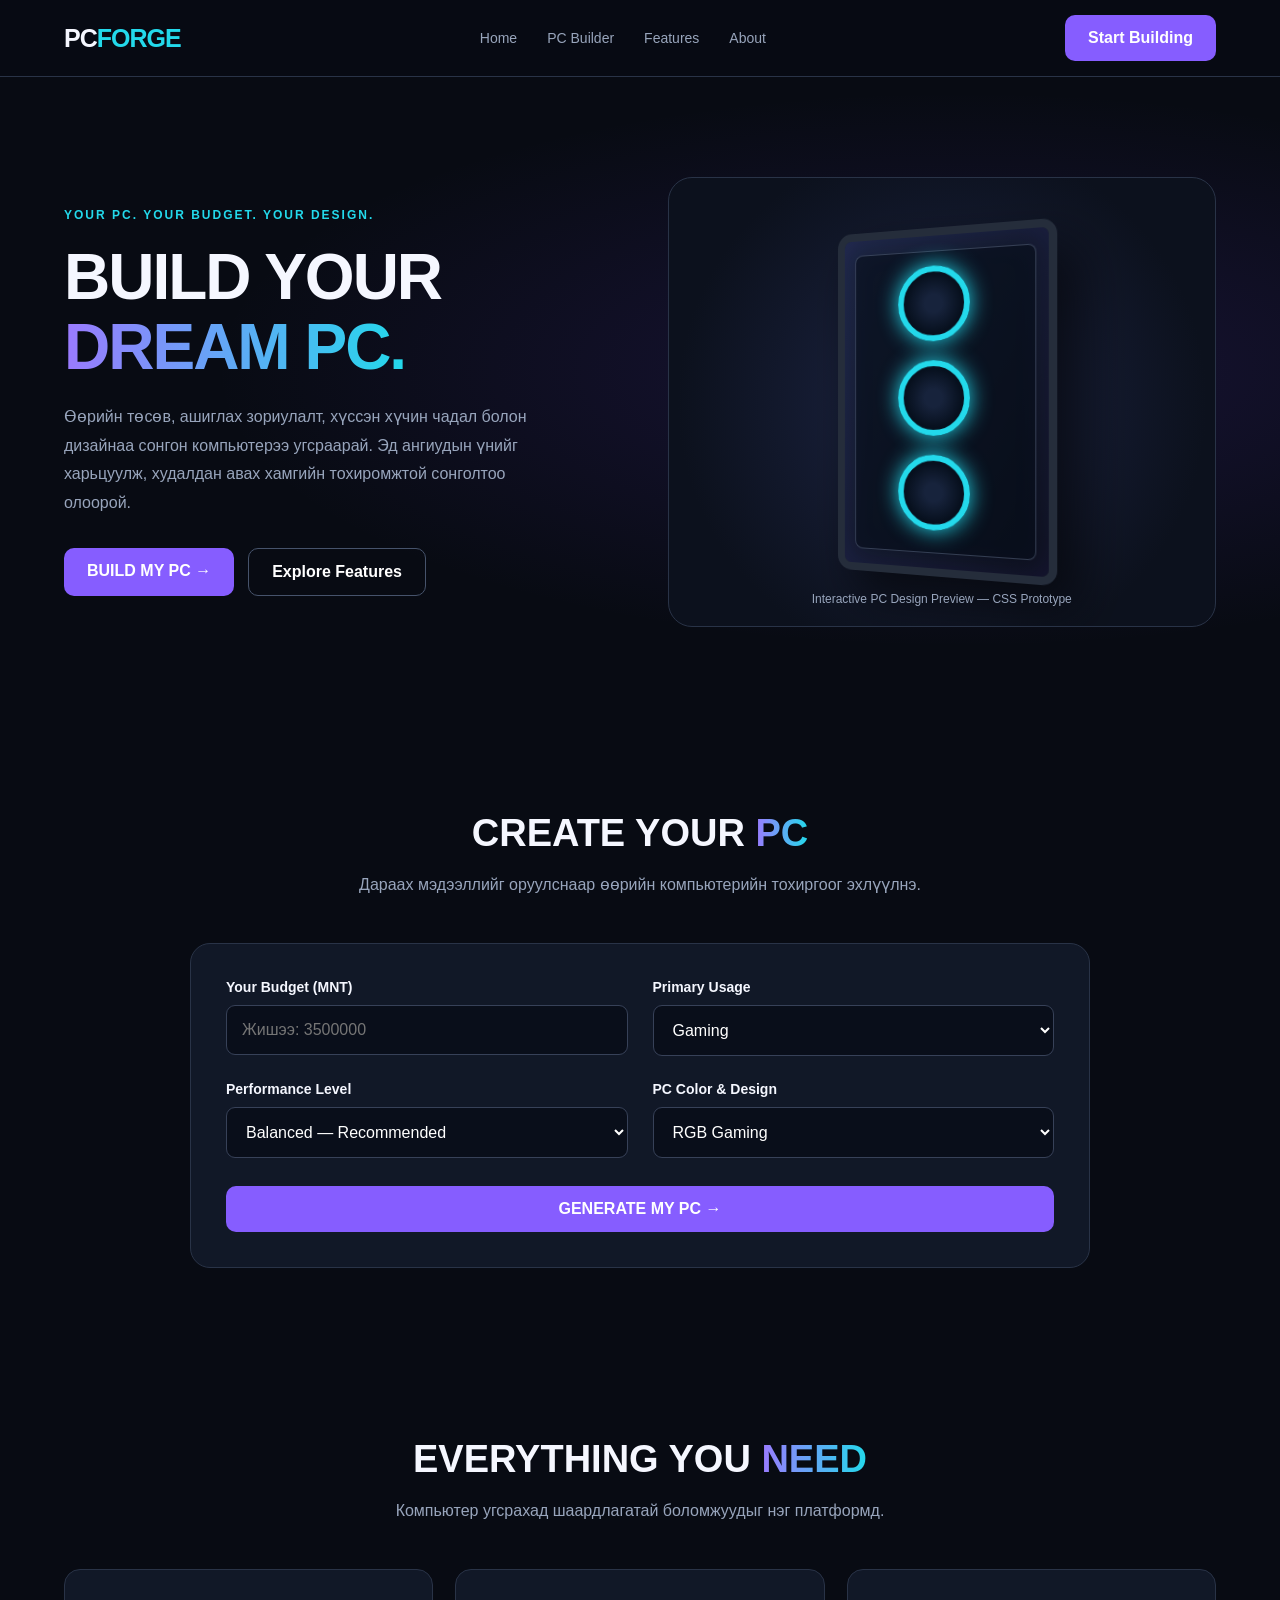
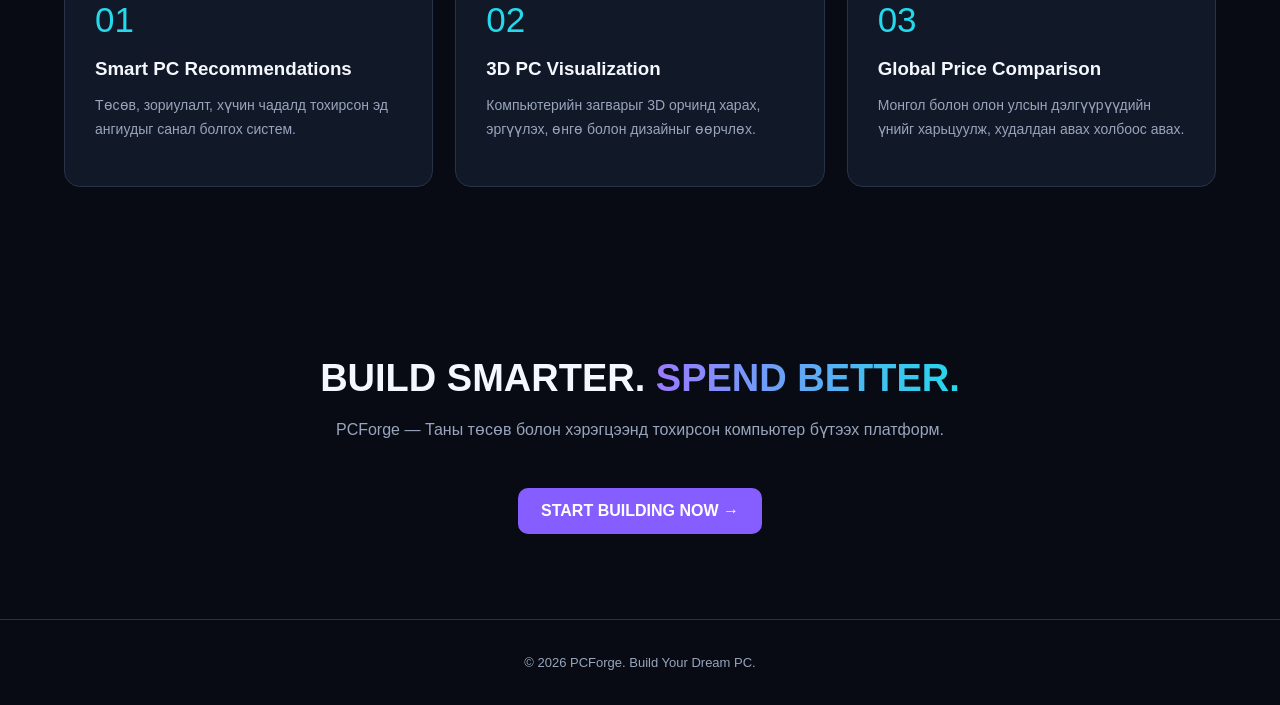
<file: New branch/New_branch_1/index.html>
<!DOCTYPE html>
<html lang="mn">
<head>
  <meta charset="UTF-8">
  <meta name="viewport" content="width=device-width, initial-scale=1.0">
  <title>PCForge | Build Your Dream PC</title>

  <style>
    :root {
      --bg: #080b13;
      --card: #111827;
      --border: #293347;
      --text: #f5f7ff;
      --muted: #98a5bc;
      --primary: #865dff;
      --cyan: #23d9eb;
    }

    * {
      box-sizing: border-box;
    }

    html {
      scroll-behavior: smooth;
    }

    body {
      margin: 0;
      background: var(--bg);
      color: var(--text);
      font-family: Arial, sans-serif;
    }

    a {
      color: inherit;
      text-decoration: none;
    }

    button, input, select {
      font: inherit;
    }

    button {
      cursor: pointer;
    }

    .container {
      max-width: 1200px;
      margin: auto;
      padding: 0 24px;
    }

    /* NAVIGATION */

    header {
      border-bottom: 1px solid var(--border);
      background: rgba(8,11,19,.95);
      position: sticky;
      top: 0;
      z-index: 100;
    }

    nav {
      min-height: 76px;
      display: flex;
      align-items: center;
      justify-content: space-between;
      gap: 20px;
    }

    .logo {
      font-size: 25px;
      font-weight: 900;
      letter-spacing: -1px;
    }

    .logo span {
      color: var(--cyan);
    }

    .nav-links {
      display: flex;
      gap: 30px;
      color: var(--muted);
      font-size: 14px;
    }

    .nav-links a:hover {
      color: white;
    }

    .btn {
      border: 0;
      border-radius: 10px;
      padding: 14px 23px;
      background: var(--primary);
      color: white;
      font-weight: bold;
      display: inline-block;
      transition: .2s;
    }

    .btn:hover {
      background: #9b7aff;
      transform: translateY(-2px);
    }

    .btn-outline {
      background: transparent;
      border: 1px solid #46536b;
    }

    /* HERO */

    .hero {
      padding: 100px 0;
      background:
        radial-gradient(ellipse at 75% 45%,
        rgba(96,56,210,.18), transparent 55%);
    }

    .hero-grid {
      display: grid;
      grid-template-columns: 1fr 1fr;
      align-items: center;
      gap: 55px;
    }

    .eyebrow {
      color: var(--cyan);
      text-transform: uppercase;
      letter-spacing: 2px;
      font-size: 12px;
      font-weight: bold;
    }

    h1 {
      font-size: clamp(42px, 5vw, 68px);
      line-height: 1.1;
      letter-spacing: -2px;
      margin: 20px 0;
    }

    .gradient {
      background: linear-gradient(90deg,
        #9b7aff, #23d9eb);
      -webkit-background-clip: text;
      background-clip: text;
      color: transparent;
    }

    .hero p {
      color: var(--muted);
      line-height: 1.8;
      font-size: 16px;
      max-width: 510px;
    }

    .hero-actions {
      display: flex;
      gap: 14px;
      flex-wrap: wrap;
      margin-top: 30px;
    }

    /* COMPUTER PREVIEW */

    .pc-stage {
      position: relative;
      min-height: 450px;
      display: grid;
      place-items: center;
      border-radius: 24px;
      border: 1px solid var(--border);
      background: radial-gradient(circle,
        #1c2444, #0c111d 75%);
      overflow: hidden;
    }

    .pc-case {
      width: 230px;
      height: 350px;
      position: relative;
      border: 8px solid #252d3b;
      border-radius: 15px;
      background: linear-gradient(120deg,
        #19243c, #0a0e17);
      box-shadow:
        20px 25px 50px #0009,
        inset 0 0 35px #7450ff22;
      transform: perspective(700px)
        rotateY(-18deg);
      transition: .4s;
    }

    .pc-case:hover {
      transform: perspective(700px)
        rotateY(0deg);
    }

    .pc-case.white {
      border-color: #d6dce7;
      background: linear-gradient(120deg,
        #68768c, #e6ebf4);
    }

    .glass {
      position: absolute;
      inset: 15px 12px;
      border: 1px solid #8a9bb955;
      border-radius: 8px;
      background: #080e1c99;
    }

    .fan {
      position: absolute;
      width: 76px;
      height: 76px;
      border-radius: 50%;
      border: 6px solid var(--cyan);
      box-shadow: 0 0 22px var(--cyan);
      background: radial-gradient(circle,
        #17233c 20%, #07101e 65%);
    }

    .fan.one {
      top: 30px;
      left: 60px;
    }

    .fan.two {
      top: 125px;
      left: 60px;
    }

    .fan.three {
      top: 220px;
      left: 60px;
    }

    .pc-case.rgb .fan {
      animation: rgb 4s linear infinite;
    }

    @keyframes rgb {
      0% { border-color: #23d9eb; }
      33% { border-color: #865dff; }
      66% { border-color: #ff43bd; }
      100% { border-color: #23d9eb; }
    }

    .preview-label {
      position: absolute;
      bottom: 20px;
      color: var(--muted);
      font-size: 12px;
      text-align: center;
      padding: 0 15px;
    }

    /* BUILDER */

    section {
      padding: 85px 0;
    }

    .section-title {
      text-align: center;
      font-size: 38px;
      margin: 0 0 15px;
    }

    .section-subtitle {
      text-align: center;
      color: var(--muted);
      margin-bottom: 45px;
      line-height: 1.7;
    }

    .builder {
      background: var(--card);
      border: 1px solid var(--border);
      border-radius: 20px;
      padding: 35px;
      max-width: 900px;
      margin: auto;
    }

    .form-grid {
      display: grid;
      grid-template-columns: 1fr 1fr;
      gap: 25px;
    }

    .field {
      display: flex;
      flex-direction: column;
      gap: 10px;
    }

    .field label {
      font-weight: bold;
      font-size: 14px;
    }

    input, select {
      width: 100%;
      background: #090e1a;
      color: white;
      border: 1px solid #374158;
      border-radius: 9px;
      padding: 15px;
      outline: none;
    }

    input:focus, select:focus {
      border-color: var(--primary);
    }

    .builder-submit {
      width: 100%;
      margin-top: 28px;
      font-size: 16px;
    }

    /* FEATURES */

    .features {
      display: grid;
      grid-template-columns: repeat(3, 1fr);
      gap: 22px;
    }

    .feature-card {
      border: 1px solid var(--border);
      background: var(--card);
      padding: 30px;
      border-radius: 16px;
    }

    .feature-icon {
      font-size: 35px;
      margin-bottom: 18px;
      color: var(--cyan);
    }

    .feature-card h3 {
      margin: 0 0 12px;
    }

    .feature-card p {
      color: var(--muted);
      line-height: 1.7;
      font-size: 14px;
    }

    /* RESULT */

    #result {
      display: none;
      max-width: 900px;
      margin: 25px auto 0;
      border: 1px solid #4d427e;
      background: #17172b;
      padding: 30px;
      border-radius: 16px;
    }

    .result-grid {
      display: grid;
      grid-template-columns: 1fr 1fr;
      gap: 15px;
      margin-top: 20px;
    }

    .result-item {
      padding: 15px;
      border: 1px solid var(--border);
      border-radius: 10px;
    }

    .result-item small {
      display: block;
      color: var(--muted);
      margin-bottom: 8px;
    }

    /* FOOTER */

    footer {
      border-top: 1px solid var(--border);
      padding: 35px 0;
      color: var(--muted);
      text-align: center;
      font-size: 13px;
    }

    @media (max-width: 800px) {
      .hero-grid,
      .form-grid,
      .features,
      .result-grid {
        grid-template-columns: 1fr;
      }

      .nav-links {
        display: none;
      }

      .hero {
        padding: 55px 0;
      }

      .pc-stage {
        min-height: 420px;
      }

      .builder {
        padding: 22px;
      }

      .section-title {
        font-size: 30px;
      }
    }
  </style>
</head>

<body>

  <!-- HEADER -->
  <header>
    <nav class="container">
      <a href="#" class="logo">PC<span>FORGE</span></a>

      <div class="nav-links">
        <a href="#home">Home</a>
        <a href="#builder">PC Builder</a>
        <a href="#features">Features</a>
        <a href="#about">About</a>
      </div>

      <a href="#builder" class="btn">Start Building</a>
    </nav>
  </header>

  <main>

    <!-- HERO -->
    <section class="hero" id="home">
      <div class="container hero-grid">

        <div>
          <div class="eyebrow">
            YOUR PC. YOUR BUDGET. YOUR DESIGN.
          </div>

          <h1>
            BUILD YOUR
            <span class="gradient">DREAM PC.</span>
          </h1>

          <p>
            Өөрийн төсөв, ашиглах зориулалт,
            хүссэн хүчин чадал болон дизайнаа
            сонгон компьютерээ угсраарай.
            Эд ангиудын үнийг харьцуулж,
            худалдан авах хамгийн тохиромжтой
            сонголтоо олоорой.
          </p>

          <div class="hero-actions">
            <a href="#builder" class="btn">
              BUILD MY PC →
            </a>

            <a href="#features"
               class="btn btn-outline">
              Explore Features
            </a>
          </div>
        </div>

        <div class="pc-stage">
          <div class="pc-case rgb" id="pcPreview">
            <div class="glass"></div>
            <div class="fan one"></div>
            <div class="fan two"></div>
            <div class="fan three"></div>
          </div>

          <div class="preview-label">
            Interactive PC Design Preview
            — CSS Prototype
          </div>
        </div>

      </div>
    </section>

    <!-- BUILDER -->
    <section id="builder">
      <div class="container">

        <h2 class="section-title">
          CREATE YOUR <span class="gradient">PC</span>
        </h2>

        <p class="section-subtitle">
          Дараах мэдээллийг оруулснаар
          өөрийн компьютерийн тохиргоог эхлүүлнэ.
        </p>

        <form class="builder" id="builderForm">

          <div class="form-grid">

            <div class="field">
              <label for="budget">
                Your Budget (MNT)
              </label>
              <input
                id="budget"
                type="number"
                min="1"
                placeholder="Жишээ: 3500000"
                required>
            </div>

            <div class="field">
              <label for="purpose">
                Primary Usage
              </label>

              <select id="purpose">
                <option value="Gaming">Gaming</option>
                <option value="Programming">
                  Programming
                </option>
                <option value="Video Editing">
                  Video Editing
                </option>
                <option value="3D Rendering">
                  3D Rendering
                </option>
                <option value="Office">
                  Office / Everyday
                </option>
              </select>
            </div>

            <div class="field">
              <label for="performance">
                Performance Level
              </label>

              <select id="performance">
                <option value="Budget">
                  Budget — Affordable
                </option>
                <option value="Balanced" selected>
                  Balanced — Recommended
                </option>
                <option value="High Performance">
                  High Performance
                </option>
              </select>
            </div>

            <div class="field">
              <label for="color">
                PC Color & Design
              </label>

              <select id="color">
                <option value="Black">Black</option>
                <option value="White">White</option>
                <option value="RGB" selected>
                  RGB Gaming
                </option>
              </select>
            </div>

          </div>

          <button type="submit"
                  class="btn builder-submit">
            GENERATE MY PC →
          </button>

        </form>

        <!-- RESULT -->
        <div id="result">
          <h2>Your PC Configuration</h2>
          <p style="color:var(--muted)">
            Таны сонгосон тохиргоо:
          </p>

          <div class="result-grid">
            <div class="result-item">
              <small>Budget</small>
              <strong id="outBudget"></strong>
            </div>

            <div class="result-item">
              <small>Usage</small>
              <strong id="outPurpose"></strong>
            </div>

            <div class="result-item">
              <small>Performance</small>
              <strong id="outPerformance"></strong>
            </div>

            <div class="result-item">
              <small>Design</small>
              <strong id="outColor"></strong>
            </div>
          </div>

          <p style="color:var(--muted);
                    margin-top:20px">
            Энэ бол эхний загвар.
            Бодит эд ангийн санал, 3D модель,
            үнэ харьцуулалтыг дараагийн
            хөгжүүлэлтээр холбоно.
          </p>
        </div>

      </div>
    </section>

    <!-- FEATURES -->
    <section id="features">
      <div class="container">

        <h2 class="section-title">
          EVERYTHING YOU <span class="gradient">
            NEED
          </span>
        </h2>

        <p class="section-subtitle">
          Компьютер угсрахад шаардлагатай
          боломжуудыг нэг платформд.
        </p>

        <div class="features">

          <div class="feature-card">
            <div class="feature-icon">01</div>
            <h3>Smart PC Recommendations</h3>
            <p>
              Төсөв, зориулалт, хүчин чадалд
              тохирсон эд ангиудыг санал
              болгох систем.
            </p>
          </div>

          <div class="feature-card">
            <div class="feature-icon">02</div>
            <h3>3D PC Visualization</h3>
            <p>
              Компьютерийн загварыг 3D
              орчинд харах, эргүүлэх,
              өнгө болон дизайныг өөрчлөх.
            </p>
          </div>

          <div class="feature-card">
            <div class="feature-icon">03</div>
            <h3>Global Price Comparison</h3>
            <p>
              Монгол болон олон улсын
              дэлгүүрүүдийн үнийг харьцуулж,
              худалдан авах холбоос авах.
            </p>
          </div>

        </div>

      </div>
    </section>

    <!-- ABOUT -->
    <section id="about">
      <div class="container" style="text-align:center">
        <h2 class="section-title">
          BUILD SMARTER.
          <span class="gradient">SPEND BETTER.</span>
        </h2>

        <p class="section-subtitle">
          PCForge — Таны төсөв болон
          хэрэгцээнд тохирсон компьютер
          бүтээх платформ.
        </p>

        <a href="#builder" class="btn">
          START BUILDING NOW →
        </a>
      </div>
    </section>

  </main>

  <!-- FOOTER -->
  <footer>
    <div class="container">
      © 2026 PCForge.
      Build Your Dream PC.
    </div>
  </footer>

  <script>
    const form = document.getElementById("builderForm");
    const preview = document.getElementById("pcPreview");

    const colorSelect = document.getElementById("color");

    colorSelect.addEventListener("change", function () {
      const selected = this.value.toLowerCase();
      preview.className = "pc-case " + selected;
    });

    form.addEventListener("submit", function (event) {
      event.preventDefault();

      const budget = Number(
        document.getElementById("budget").value
      );

      const purpose =
        document.getElementById("purpose").value;

      const performance =
        document.getElementById("performance").value;

      const color =
        document.getElementById("color").value;

      if (!Number.isFinite(budget) || budget <= 0) {
        alert("Зөв төсвийн дүн оруулна уу.");
        return;
      }

      document.getElementById("outBudget").textContent =
        budget.toLocaleString("mn-MN") + " ₮";

      document.getElementById("outPurpose").textContent =
        purpose;

      document.getElementById("outPerformance").textContent =
        performance;

      document.getElementById("outColor").textContent =
        color;

      document.getElementById("result").style.display =
        "block";

      document.getElementById("result").scrollIntoView({
        behavior: "smooth",
        block: "center"
      });
    });
  </script>

</body>
</html>
</file>
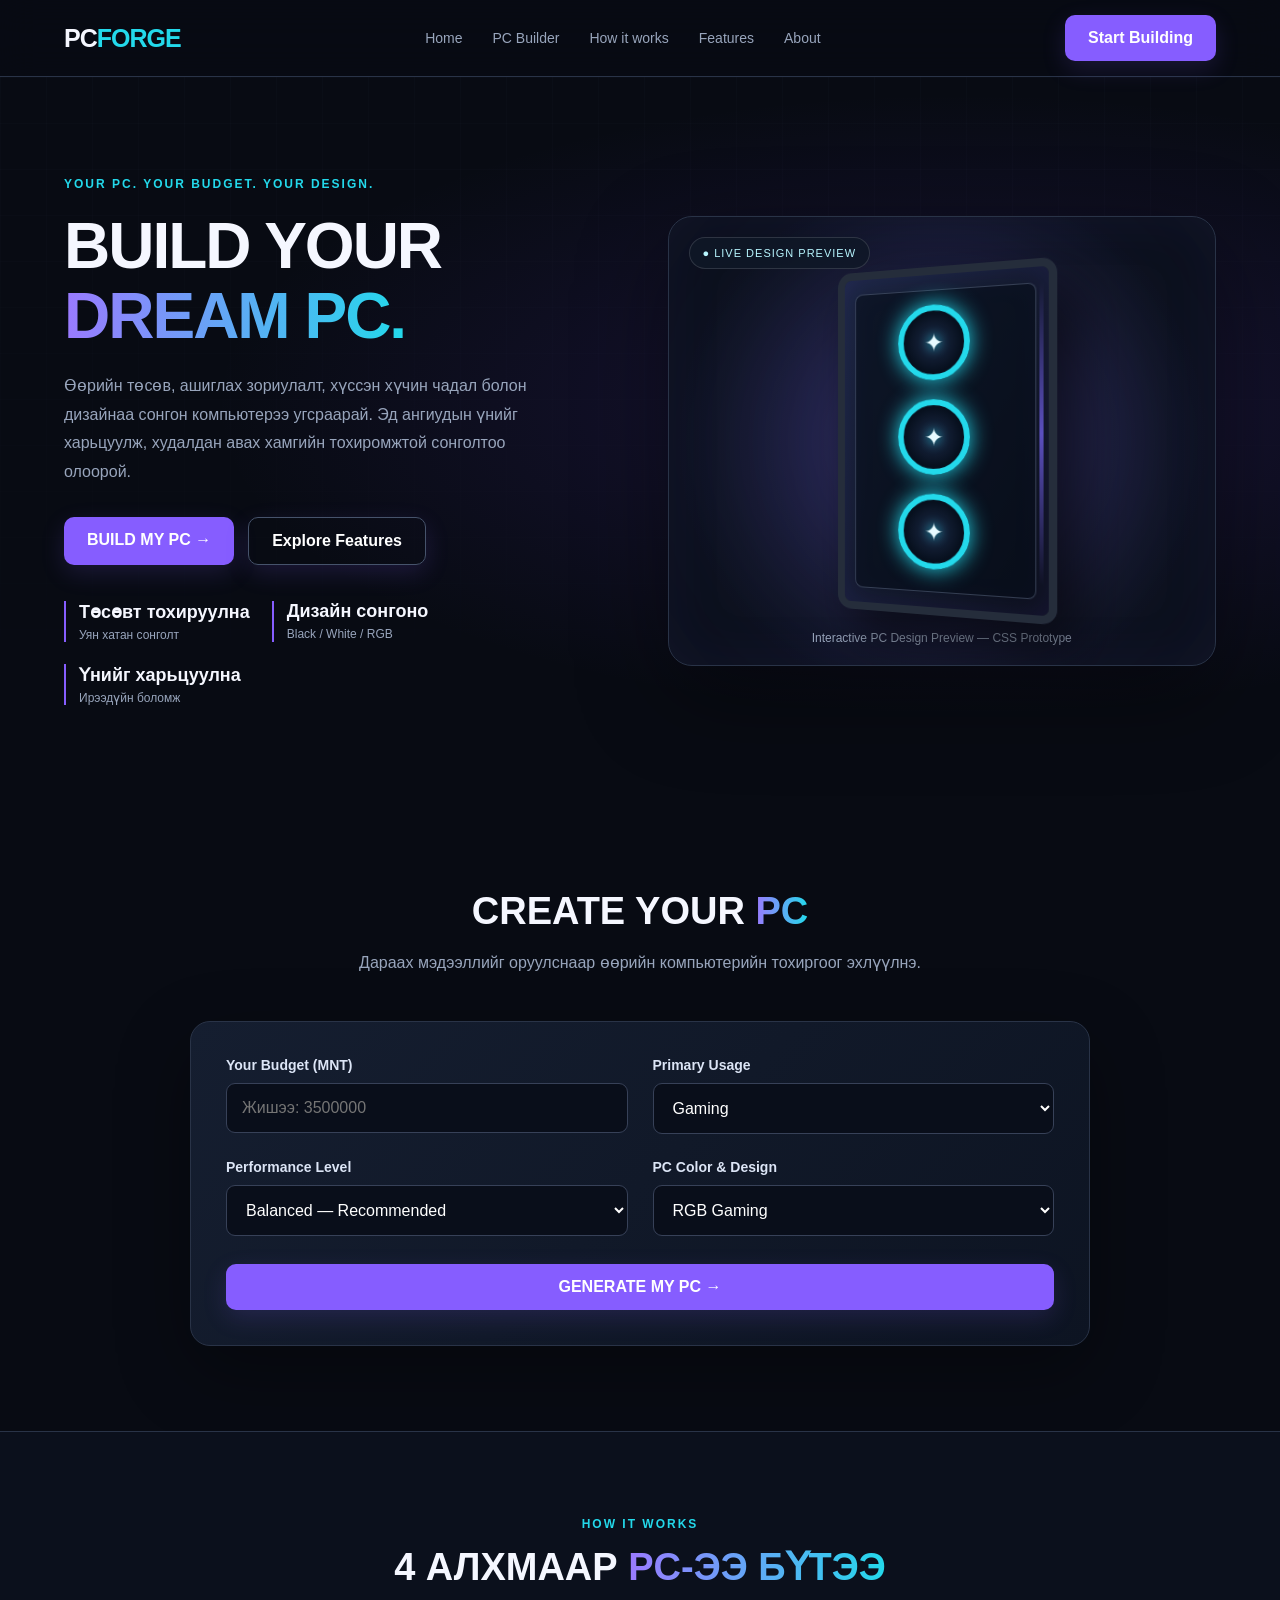
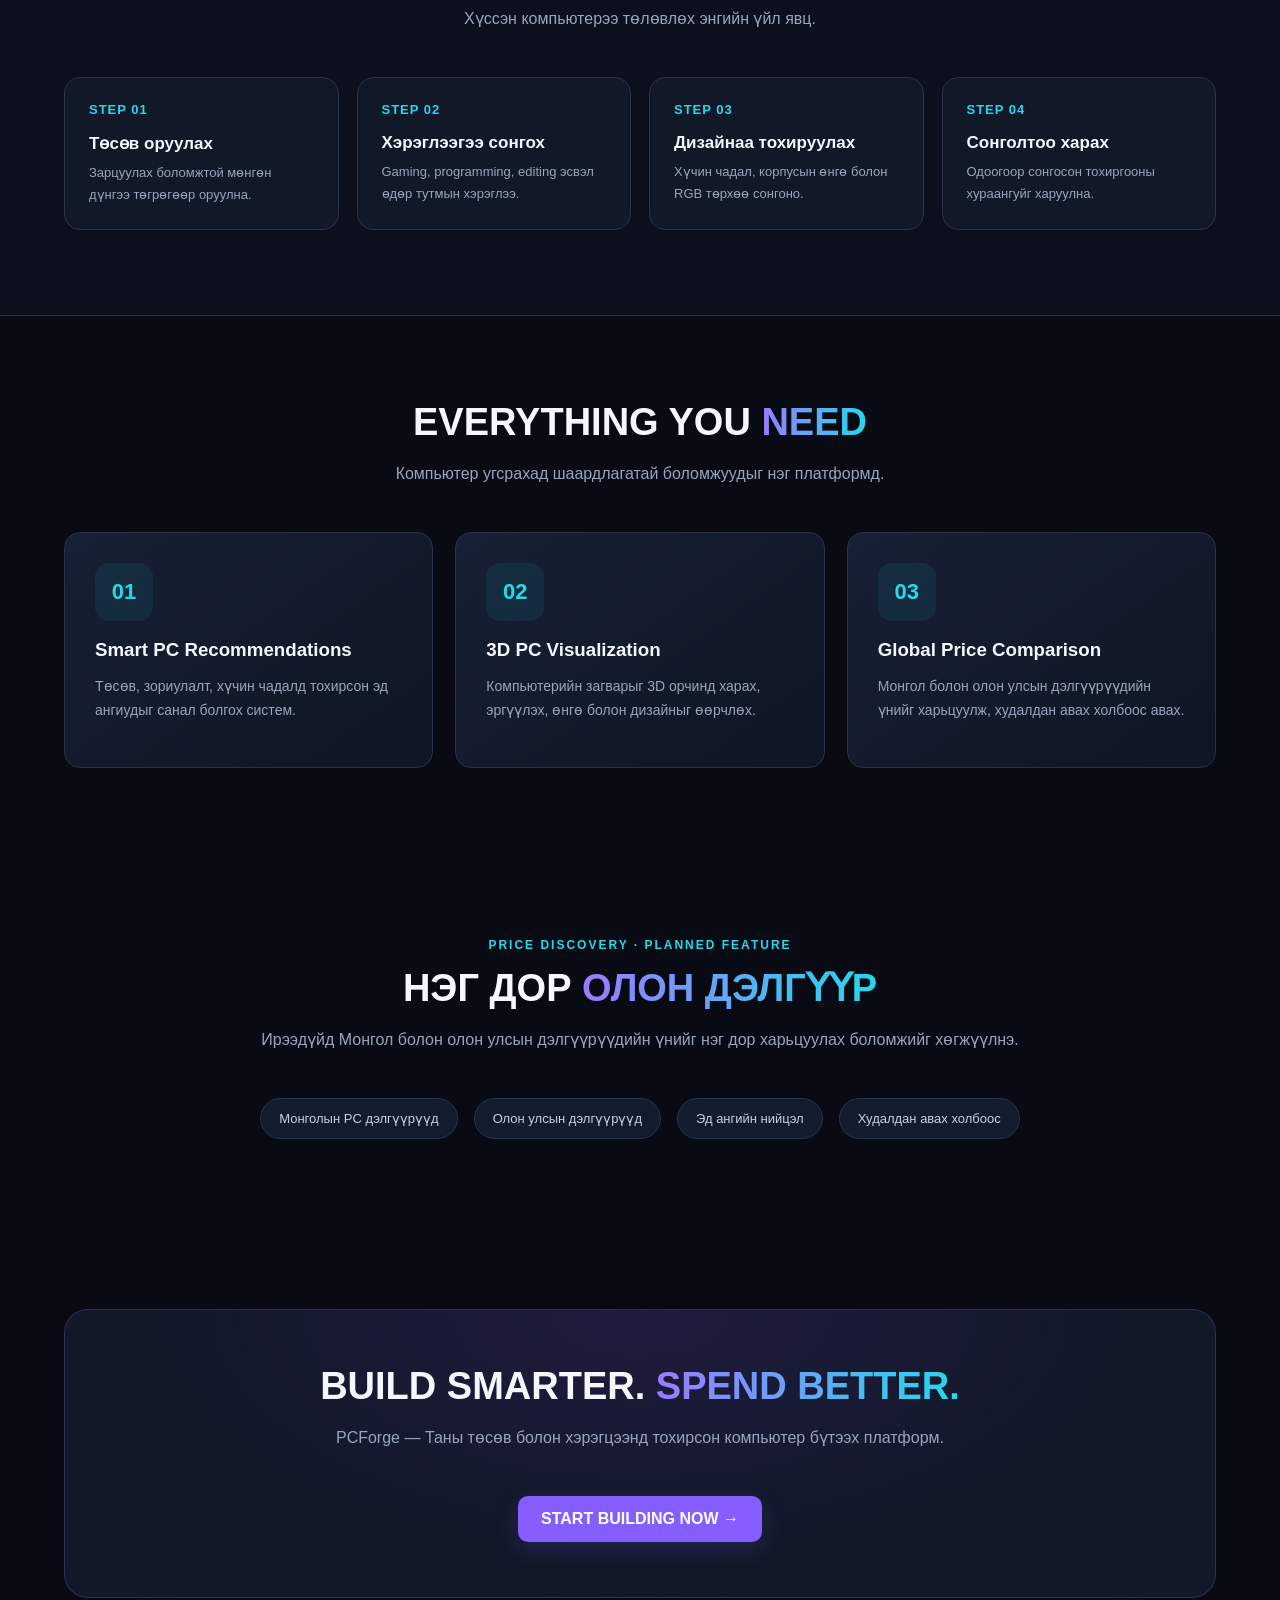
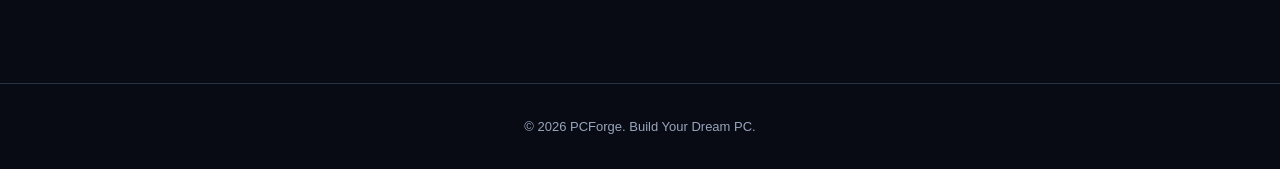
<file: New branch/New_branch_1/index_v2.html>
<!DOCTYPE html>
<html lang="mn">
<head>
  <meta charset="UTF-8">
  <meta name="viewport" content="width=device-width, initial-scale=1.0">
  <title>PCForge | Build Your Dream PC</title>

  <style>
    :root {
      --bg: #080b13;
      --card: #111827;
      --border: #293347;
      --text: #f5f7ff;
      --muted: #98a5bc;
      --primary: #865dff;
      --cyan: #23d9eb;
    }

    * {
      box-sizing: border-box;
    }

    html {
      scroll-behavior: smooth;
    }

    body {
      margin: 0;
      background: var(--bg);
      color: var(--text);
      font-family: Arial, sans-serif;
    }

    a {
      color: inherit;
      text-decoration: none;
    }

    button, input, select {
      font: inherit;
    }

    button {
      cursor: pointer;
    }

    .container {
      max-width: 1200px;
      margin: auto;
      padding: 0 24px;
    }

    /* NAVIGATION */

    header {
      border-bottom: 1px solid var(--border);
      background: rgba(8,11,19,.95);
      position: sticky;
      top: 0;
      z-index: 100;
    }

    nav {
      min-height: 76px;
      display: flex;
      align-items: center;
      justify-content: space-between;
      gap: 20px;
    }

    .logo {
      font-size: 25px;
      font-weight: 900;
      letter-spacing: -1px;
    }

    .logo span {
      color: var(--cyan);
    }

    .nav-links {
      display: flex;
      gap: 30px;
      color: var(--muted);
      font-size: 14px;
    }

    .nav-links a:hover {
      color: white;
    }

    .btn {
      border: 0;
      border-radius: 10px;
      padding: 14px 23px;
      background: var(--primary);
      color: white;
      font-weight: bold;
      display: inline-block;
      transition: .2s;
    }

    .btn:hover {
      background: #9b7aff;
      transform: translateY(-2px);
    }

    .btn-outline {
      background: transparent;
      border: 1px solid #46536b;
    }

    /* HERO */

    .hero {
      padding: 100px 0;
      background:
        radial-gradient(ellipse at 75% 45%,
        rgba(96,56,210,.18), transparent 55%);
    }

    .hero-grid {
      display: grid;
      grid-template-columns: 1fr 1fr;
      align-items: center;
      gap: 55px;
    }

    .eyebrow {
      color: var(--cyan);
      text-transform: uppercase;
      letter-spacing: 2px;
      font-size: 12px;
      font-weight: bold;
    }

    h1 {
      font-size: clamp(42px, 5vw, 68px);
      line-height: 1.1;
      letter-spacing: -2px;
      margin: 20px 0;
    }

    .gradient {
      background: linear-gradient(90deg,
        #9b7aff, #23d9eb);
      -webkit-background-clip: text;
      background-clip: text;
      color: transparent;
    }

    .hero p {
      color: var(--muted);
      line-height: 1.8;
      font-size: 16px;
      max-width: 510px;
    }

    .hero-actions {
      display: flex;
      gap: 14px;
      flex-wrap: wrap;
      margin-top: 30px;
    }

    /* COMPUTER PREVIEW */

    .pc-stage {
      position: relative;
      min-height: 450px;
      display: grid;
      place-items: center;
      border-radius: 24px;
      border: 1px solid var(--border);
      background: radial-gradient(circle,
        #1c2444, #0c111d 75%);
      overflow: hidden;
    }

    .pc-case {
      width: 230px;
      height: 350px;
      position: relative;
      border: 8px solid #252d3b;
      border-radius: 15px;
      background: linear-gradient(120deg,
        #19243c, #0a0e17);
      box-shadow:
        20px 25px 50px #0009,
        inset 0 0 35px #7450ff22;
      transform: perspective(700px)
        rotateY(-18deg);
      transition: .4s;
    }

    .pc-case:hover {
      transform: perspective(700px)
        rotateY(0deg);
    }

    .pc-case.white {
      border-color: #d6dce7;
      background: linear-gradient(120deg,
        #68768c, #e6ebf4);
    }

    .glass {
      position: absolute;
      inset: 15px 12px;
      border: 1px solid #8a9bb955;
      border-radius: 8px;
      background: #080e1c99;
    }

    .fan {
      position: absolute;
      width: 76px;
      height: 76px;
      border-radius: 50%;
      border: 6px solid var(--cyan);
      box-shadow: 0 0 22px var(--cyan);
      background: radial-gradient(circle,
        #17233c 20%, #07101e 65%);
    }

    .fan.one {
      top: 30px;
      left: 60px;
    }

    .fan.two {
      top: 125px;
      left: 60px;
    }

    .fan.three {
      top: 220px;
      left: 60px;
    }

    .pc-case.rgb .fan {
      animation: rgb 4s linear infinite;
    }

    @keyframes rgb {
      0% { border-color: #23d9eb; }
      33% { border-color: #865dff; }
      66% { border-color: #ff43bd; }
      100% { border-color: #23d9eb; }
    }

    .preview-label {
      position: absolute;
      bottom: 20px;
      color: var(--muted);
      font-size: 12px;
      text-align: center;
      padding: 0 15px;
    }

    /* BUILDER */

    section {
      padding: 85px 0;
    }

    .section-title {
      text-align: center;
      font-size: 38px;
      margin: 0 0 15px;
    }

    .section-subtitle {
      text-align: center;
      color: var(--muted);
      margin-bottom: 45px;
      line-height: 1.7;
    }

    .builder {
      background: var(--card);
      border: 1px solid var(--border);
      border-radius: 20px;
      padding: 35px;
      max-width: 900px;
      margin: auto;
    }

    .form-grid {
      display: grid;
      grid-template-columns: 1fr 1fr;
      gap: 25px;
    }

    .field {
      display: flex;
      flex-direction: column;
      gap: 10px;
    }

    .field label {
      font-weight: bold;
      font-size: 14px;
    }

    input, select {
      width: 100%;
      background: #090e1a;
      color: white;
      border: 1px solid #374158;
      border-radius: 9px;
      padding: 15px;
      outline: none;
    }

    input:focus, select:focus {
      border-color: var(--primary);
    }

    .builder-submit {
      width: 100%;
      margin-top: 28px;
      font-size: 16px;
    }

    /* FEATURES */

    .features {
      display: grid;
      grid-template-columns: repeat(3, 1fr);
      gap: 22px;
    }

    .feature-card {
      border: 1px solid var(--border);
      background: var(--card);
      padding: 30px;
      border-radius: 16px;
    }

    .feature-icon {
      font-size: 35px;
      margin-bottom: 18px;
      color: var(--cyan);
    }

    .feature-card h3 {
      margin: 0 0 12px;
    }

    .feature-card p {
      color: var(--muted);
      line-height: 1.7;
      font-size: 14px;
    }

    /* RESULT */

    #result {
      display: none;
      max-width: 900px;
      margin: 25px auto 0;
      border: 1px solid #4d427e;
      background: #17172b;
      padding: 30px;
      border-radius: 16px;
    }

    .result-grid {
      display: grid;
      grid-template-columns: 1fr 1fr;
      gap: 15px;
      margin-top: 20px;
    }

    .result-item {
      padding: 15px;
      border: 1px solid var(--border);
      border-radius: 10px;
    }

    .result-item small {
      display: block;
      color: var(--muted);
      margin-bottom: 8px;
    }

    /* FOOTER */

    footer {
      border-top: 1px solid var(--border);
      padding: 35px 0;
      color: var(--muted);
      text-align: center;
      font-size: 13px;
    }

    @media (max-width: 800px) {
      .hero-grid,
      .form-grid,
      .features,
      .result-grid {
        grid-template-columns: 1fr;
      }

      .nav-links {
        display: none;
      }

      .hero {
        padding: 55px 0;
      }

      .pc-stage {
        min-height: 420px;
      }

      .builder {
        padding: 22px;
      }

      .section-title {
        font-size: 30px;
      }
    }

    /* POLISHED DESIGN EXTENSIONS */
    body { font-family: Inter, 'Segoe UI', Arial, sans-serif; background: #080b13; }
    ::selection { background:#7454d6; color:#fff; }
    header { backdrop-filter: blur(18px); -webkit-backdrop-filter:blur(18px); }
    .logo { display:inline-flex; align-items:center; gap:0; }
    .nav-links a { position:relative; transition:color .2s; }
    .nav-links a::after { content:''; position:absolute; bottom:-9px; left:0; width:0; height:2px; background:var(--cyan); transition:width .2s; }
    .nav-links a:hover::after { width:100%; }
    .btn { box-shadow:0 8px 24px #865dff28; }
    .btn:focus-visible, a:focus-visible, input:focus-visible, select:focus-visible { outline:2px solid var(--cyan); outline-offset:3px; }
    .hero { position:relative; isolation:isolate; }
    .hero::before { content:''; position:absolute; inset:0; z-index:-1; opacity:.18; background-image:linear-gradient(#8393bf20 1px,transparent 1px),linear-gradient(90deg,#8393bf20 1px,transparent 1px); background-size:46px 46px; mask-image:linear-gradient(to bottom,#000,transparent); }
    .hero h1 { text-wrap:balance; }
    .hero-stats { display:flex; flex-wrap:wrap; gap:22px; margin-top:36px; }
    .hero-stat { border-left:2px solid var(--primary); padding-left:13px; }
    .hero-stat strong { display:block; font-size:18px; }
    .hero-stat span { display:block; color:var(--muted); font-size:12px; margin-top:5px; }
    .pc-stage { box-shadow:0 30px 90px #0006, inset 0 0 60px #5b42ac15; }
    .pc-stage::before { content:''; position:absolute; width:340px; height:340px; border-radius:50%; background:#875aff30; filter:blur(75px); }
    .pc-case { z-index:1; }
    .pc-case::after { content:''; position:absolute; top:15px; right:5px; width:4px; height:290px; background:linear-gradient(transparent,#7b67ff,transparent); opacity:.7; }
    .fan { display:grid; place-items:center; }
    .fan::after { content:'✦'; color:#e7faff; font-size:25px; text-shadow:0 0 12px #23d9eb; }
    .stage-chip { position:absolute; z-index:3; top:20px; left:20px; padding:9px 13px; border:1px solid #ffffff22; background:#101827cc; border-radius:30px; color:#b8f6ff; font-size:11px; letter-spacing:1px; }
    .section-kicker { text-align:center; color:var(--cyan); font-size:12px; font-weight:800; letter-spacing:2px; margin-bottom:14px; }
    .builder { box-shadow:0 25px 75px #0005; background:linear-gradient(135deg,#151e30,#0d1422); }
    .field label { color:#dce5f6; }
    input,select { transition:border-color .2s,box-shadow .2s; }
    input:focus,select:focus { box-shadow:0 0 0 4px #865dff22; }
    .feature-card { transition:transform .25s,border-color .25s,box-shadow .25s; background:linear-gradient(145deg,#172034,#0e1523); }
    .feature-card:hover { transform:translateY(-7px); border-color:#865dff88; box-shadow:0 18px 42px #0005; }
    .feature-icon { display:inline-grid; place-items:center; width:58px; height:58px; border-radius:14px; background:#23d9eb13; font-weight:900; font-size:22px; }
    .how-section { background:#0b101c; border-block:1px solid var(--border); }
    .steps { display:grid; grid-template-columns:repeat(4,1fr); gap:18px; }
    .step { border:1px solid var(--border); background:#111827; padding:24px; border-radius:16px; }
    .step-number { color:var(--cyan); font-size:13px; font-weight:800; letter-spacing:1px; }
    .step h3 { font-size:17px; margin:16px 0 8px; }
    .step p { color:var(--muted); line-height:1.65; font-size:13px; margin:0; }
    .market-strip { display:flex; justify-content:center; align-items:center; gap:16px; flex-wrap:wrap; margin-top:32px; }
    .market-pill { padding:12px 18px; background:#131c2c; border:1px solid var(--border); border-radius:100px; color:#c5d1e6; font-size:13px; }
    .about-panel { padding:55px 25px; border:1px solid #7456b455; border-radius:24px; background:radial-gradient(ellipse at top,#43277c45,transparent 65%),#111827; }
    #result { box-shadow:0 20px 50px #0006; }
    .result-item { background:#ffffff05; }
    @media(max-width:900px) { .steps { grid-template-columns:repeat(2,1fr); } }
    @media(max-width:600px) { .steps { grid-template-columns:1fr; } .hero-stats { gap:15px; } .pc-stage { min-height:400px; } .hero-actions .btn { text-align:center; } .about-panel { padding:38px 18px; } .container { padding:0 18px; } }
    @media(prefers-reduced-motion:reduce) { *,*::before,*::after { animation-duration:.01ms!important; transition-duration:.01ms!important; scroll-behavior:auto!important; } }

  </style>
</head>

<body>

  <!-- HEADER -->
  <header>
    <nav class="container">
      <a href="#" class="logo">PC<span>FORGE</span></a>

      <div class="nav-links">
        <a href="#home">Home</a>
        <a href="#builder">PC Builder</a>
        <a href="#how-it-works">How it works</a>
        <a href="#features">Features</a>
        <a href="#about">About</a>
      </div>

      <a href="#builder" class="btn">Start Building</a>
    </nav>
  </header>

  <main>

    <!-- HERO -->
    <section class="hero" id="home">
      <div class="container hero-grid">

        <div>
          <div class="eyebrow">
            YOUR PC. YOUR BUDGET. YOUR DESIGN.
          </div>

          <h1>
            BUILD YOUR
            <span class="gradient">DREAM PC.</span>
          </h1>

          <p>
            Өөрийн төсөв, ашиглах зориулалт,
            хүссэн хүчин чадал болон дизайнаа
            сонгон компьютерээ угсраарай.
            Эд ангиудын үнийг харьцуулж,
            худалдан авах хамгийн тохиромжтой
            сонголтоо олоорой.
          </p>

          <div class="hero-actions">
            <a href="#builder" class="btn">
              BUILD MY PC →
            </a>

            <a href="#features"
               class="btn btn-outline">
              Explore Features
            </a>
          </div>
          <div class="hero-stats"><div class="hero-stat"><strong>Төсөвт тохируулна</strong><span>Уян хатан сонголт</span></div><div class="hero-stat"><strong>Дизайн сонгоно</strong><span>Black / White / RGB</span></div><div class="hero-stat"><strong>Үнийг харьцуулна</strong><span>Ирээдүйн боломж</span></div></div>
        </div>

        <div class="pc-stage">
          <div class="stage-chip">● LIVE DESIGN PREVIEW</div>
          <div class="pc-case rgb" id="pcPreview">
            <div class="glass"></div>
            <div class="fan one"></div>
            <div class="fan two"></div>
            <div class="fan three"></div>
          </div>

          <div class="preview-label">
            Interactive PC Design Preview
            — CSS Prototype
          </div>
        </div>

      </div>
    </section>

    <!-- BUILDER -->
    <section id="builder">
      <div class="container">

        <h2 class="section-title">
          CREATE YOUR <span class="gradient">PC</span>
        </h2>

        <p class="section-subtitle">
          Дараах мэдээллийг оруулснаар
          өөрийн компьютерийн тохиргоог эхлүүлнэ.
        </p>

        <form class="builder" id="builderForm">

          <div class="form-grid">

            <div class="field">
              <label for="budget">
                Your Budget (MNT)
              </label>
              <input
                id="budget"
                type="number"
                min="1"
                placeholder="Жишээ: 3500000"
                required>
            </div>

            <div class="field">
              <label for="purpose">
                Primary Usage
              </label>

              <select id="purpose">
                <option value="Gaming">Gaming</option>
                <option value="Programming">
                  Programming
                </option>
                <option value="Video Editing">
                  Video Editing
                </option>
                <option value="3D Rendering">
                  3D Rendering
                </option>
                <option value="Office">
                  Office / Everyday
                </option>
              </select>
            </div>

            <div class="field">
              <label for="performance">
                Performance Level
              </label>

              <select id="performance">
                <option value="Budget">
                  Budget — Affordable
                </option>
                <option value="Balanced" selected>
                  Balanced — Recommended
                </option>
                <option value="High Performance">
                  High Performance
                </option>
              </select>
            </div>

            <div class="field">
              <label for="color">
                PC Color & Design
              </label>

              <select id="color">
                <option value="Black">Black</option>
                <option value="White">White</option>
                <option value="RGB" selected>
                  RGB Gaming
                </option>
              </select>
            </div>

          </div>

          <button type="submit"
                  class="btn builder-submit">
            GENERATE MY PC →
          </button>

        </form>

        <!-- RESULT -->
        <div id="result">
          <h2>Your PC Configuration</h2>
          <p style="color:var(--muted)">
            Таны сонгосон тохиргоо:
          </p>

          <div class="result-grid">
            <div class="result-item">
              <small>Budget</small>
              <strong id="outBudget"></strong>
            </div>

            <div class="result-item">
              <small>Usage</small>
              <strong id="outPurpose"></strong>
            </div>

            <div class="result-item">
              <small>Performance</small>
              <strong id="outPerformance"></strong>
            </div>

            <div class="result-item">
              <small>Design</small>
              <strong id="outColor"></strong>
            </div>
          </div>

          <p style="color:var(--muted);
                    margin-top:20px">
            Энэ бол эхний загвар.
            Бодит эд ангийн санал, 3D модель,
            үнэ харьцуулалтыг дараагийн
            хөгжүүлэлтээр холбоно.
          </p>
        </div>

      </div>
    </section>

    <!-- HOW IT WORKS -->
    <section class="how-section" id="how-it-works">
      <div class="container">
        <div class="section-kicker">HOW IT WORKS</div>
        <h2 class="section-title">4 АЛХМААР <span class="gradient">PC-ЭЭ БҮТЭЭ</span></h2>
        <p class="section-subtitle">Хүссэн компьютерээ төлөвлөх энгийн үйл явц.</p>
        <div class="steps">
          <div class="step"><div class="step-number">STEP 01</div><h3>Төсөв оруулах</h3><p>Зарцуулах боломжтой мөнгөн дүнгээ төгрөгөөр оруулна.</p></div>
          <div class="step"><div class="step-number">STEP 02</div><h3>Хэрэглээгээ сонгох</h3><p>Gaming, programming, editing эсвэл өдөр тутмын хэрэглээ.</p></div>
          <div class="step"><div class="step-number">STEP 03</div><h3>Дизайнаа тохируулах</h3><p>Хүчин чадал, корпусын өнгө болон RGB төрхөө сонгоно.</p></div>
          <div class="step"><div class="step-number">STEP 04</div><h3>Сонголтоо харах</h3><p>Одоогоор сонгосон тохиргооны хураангуйг харуулна.</p></div>
        </div>
      </div>
    </section>

    <!-- FEATURES -->
    <section id="features">
      <div class="container">

        <h2 class="section-title">
          EVERYTHING YOU <span class="gradient">
            NEED
          </span>
        </h2>

        <p class="section-subtitle">
          Компьютер угсрахад шаардлагатай
          боломжуудыг нэг платформд.
        </p>

        <div class="features">

          <div class="feature-card">
            <div class="feature-icon">01</div>
            <h3>Smart PC Recommendations</h3>
            <p>
              Төсөв, зориулалт, хүчин чадалд
              тохирсон эд ангиудыг санал
              болгох систем.
            </p>
          </div>

          <div class="feature-card">
            <div class="feature-icon">02</div>
            <h3>3D PC Visualization</h3>
            <p>
              Компьютерийн загварыг 3D
              орчинд харах, эргүүлэх,
              өнгө болон дизайныг өөрчлөх.
            </p>
          </div>

          <div class="feature-card">
            <div class="feature-icon">03</div>
            <h3>Global Price Comparison</h3>
            <p>
              Монгол болон олон улсын
              дэлгүүрүүдийн үнийг харьцуулж,
              худалдан авах холбоос авах.
            </p>
          </div>

        </div>

      </div>
    </section>

    <!-- MARKETPLACE PREVIEW -->
    <section id="marketplaces">
      <div class="container">
        <div class="section-kicker">PRICE DISCOVERY · PLANNED FEATURE</div>
        <h2 class="section-title">НЭГ ДОР <span class="gradient">ОЛОН ДЭЛГҮҮР</span></h2>
        <p class="section-subtitle">Ирээдүйд Монгол болон олон улсын дэлгүүрүүдийн үнийг нэг дор харьцуулах боломжийг хөгжүүлнэ.</p>
        <div class="market-strip"><span class="market-pill">Монголын PC дэлгүүрүүд</span><span class="market-pill">Олон улсын дэлгүүрүүд</span><span class="market-pill">Эд ангийн нийцэл</span><span class="market-pill">Худалдан авах холбоос</span></div>
      </div>
    </section>

    <!-- ABOUT -->
    <section id="about">
      <div class="container" style="text-align:center"><div class="about-panel">
        <h2 class="section-title">
          BUILD SMARTER.
          <span class="gradient">SPEND BETTER.</span>
        </h2>

        <p class="section-subtitle">
          PCForge — Таны төсөв болон
          хэрэгцээнд тохирсон компьютер
          бүтээх платформ.
        </p>

        <a href="#builder" class="btn">
          START BUILDING NOW →
        </a>
      </div></div>
    </section>

  </main>

  <!-- FOOTER -->
  <footer>
    <div class="container">
      © 2026 PCForge.
      Build Your Dream PC.
    </div>
  </footer>

  <script>
    const form = document.getElementById("builderForm");
    const preview = document.getElementById("pcPreview");

    const colorSelect = document.getElementById("color");

    colorSelect.addEventListener("change", function () {
      const selected = this.value.toLowerCase();
      preview.className = "pc-case " + selected;
    });

    form.addEventListener("submit", function (event) {
      event.preventDefault();

      const budget = Number(
        document.getElementById("budget").value
      );

      const purpose =
        document.getElementById("purpose").value;

      const performance =
        document.getElementById("performance").value;

      const color =
        document.getElementById("color").value;

      if (!Number.isFinite(budget) || budget <= 0) {
        alert("Зөв төсвийн дүн оруулна уу.");
        return;
      }

      document.getElementById("outBudget").textContent =
        budget.toLocaleString("mn-MN") + " ₮";

      document.getElementById("outPurpose").textContent =
        purpose;

      document.getElementById("outPerformance").textContent =
        performance;

      document.getElementById("outColor").textContent =
        color;

      document.getElementById("result").style.display =
        "block";

      document.getElementById("result").scrollIntoView({
        behavior: "smooth",
        block: "center"
      });
    });
  </script>

</body>
</html>
</file>
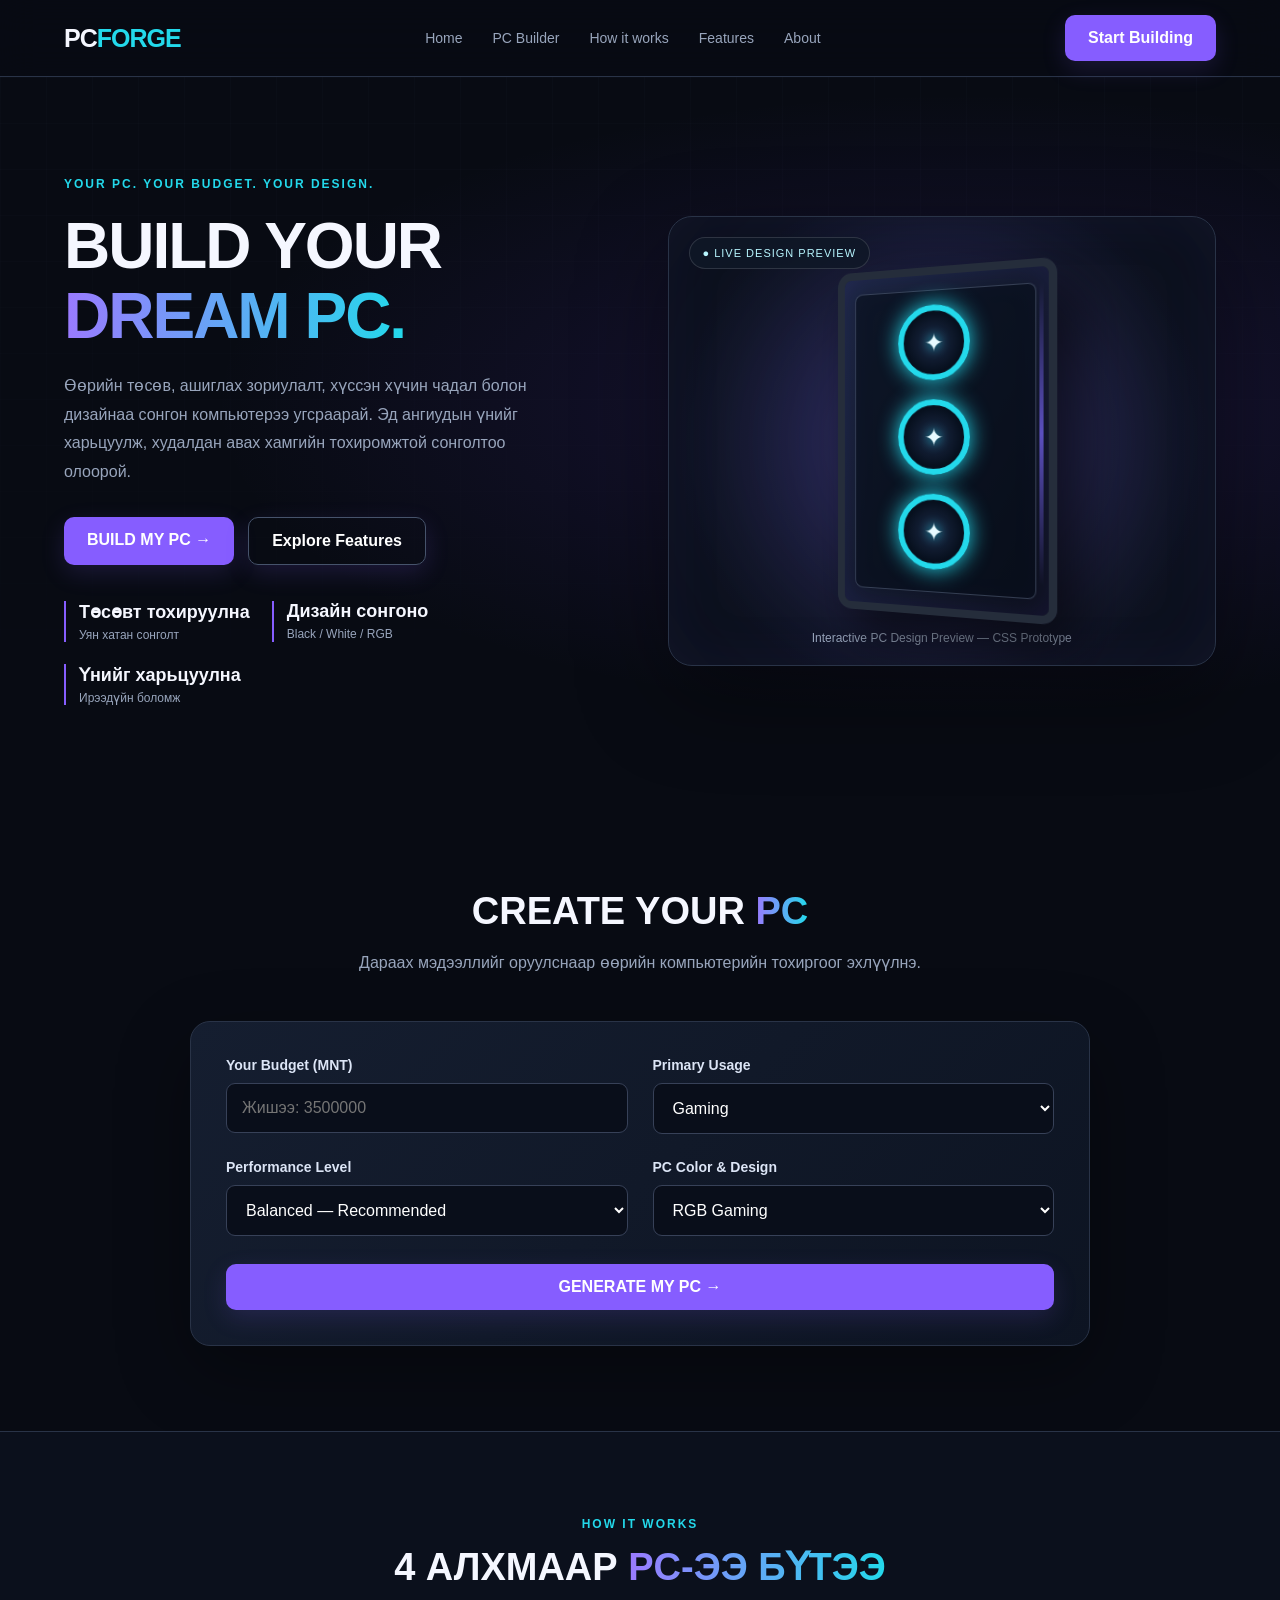
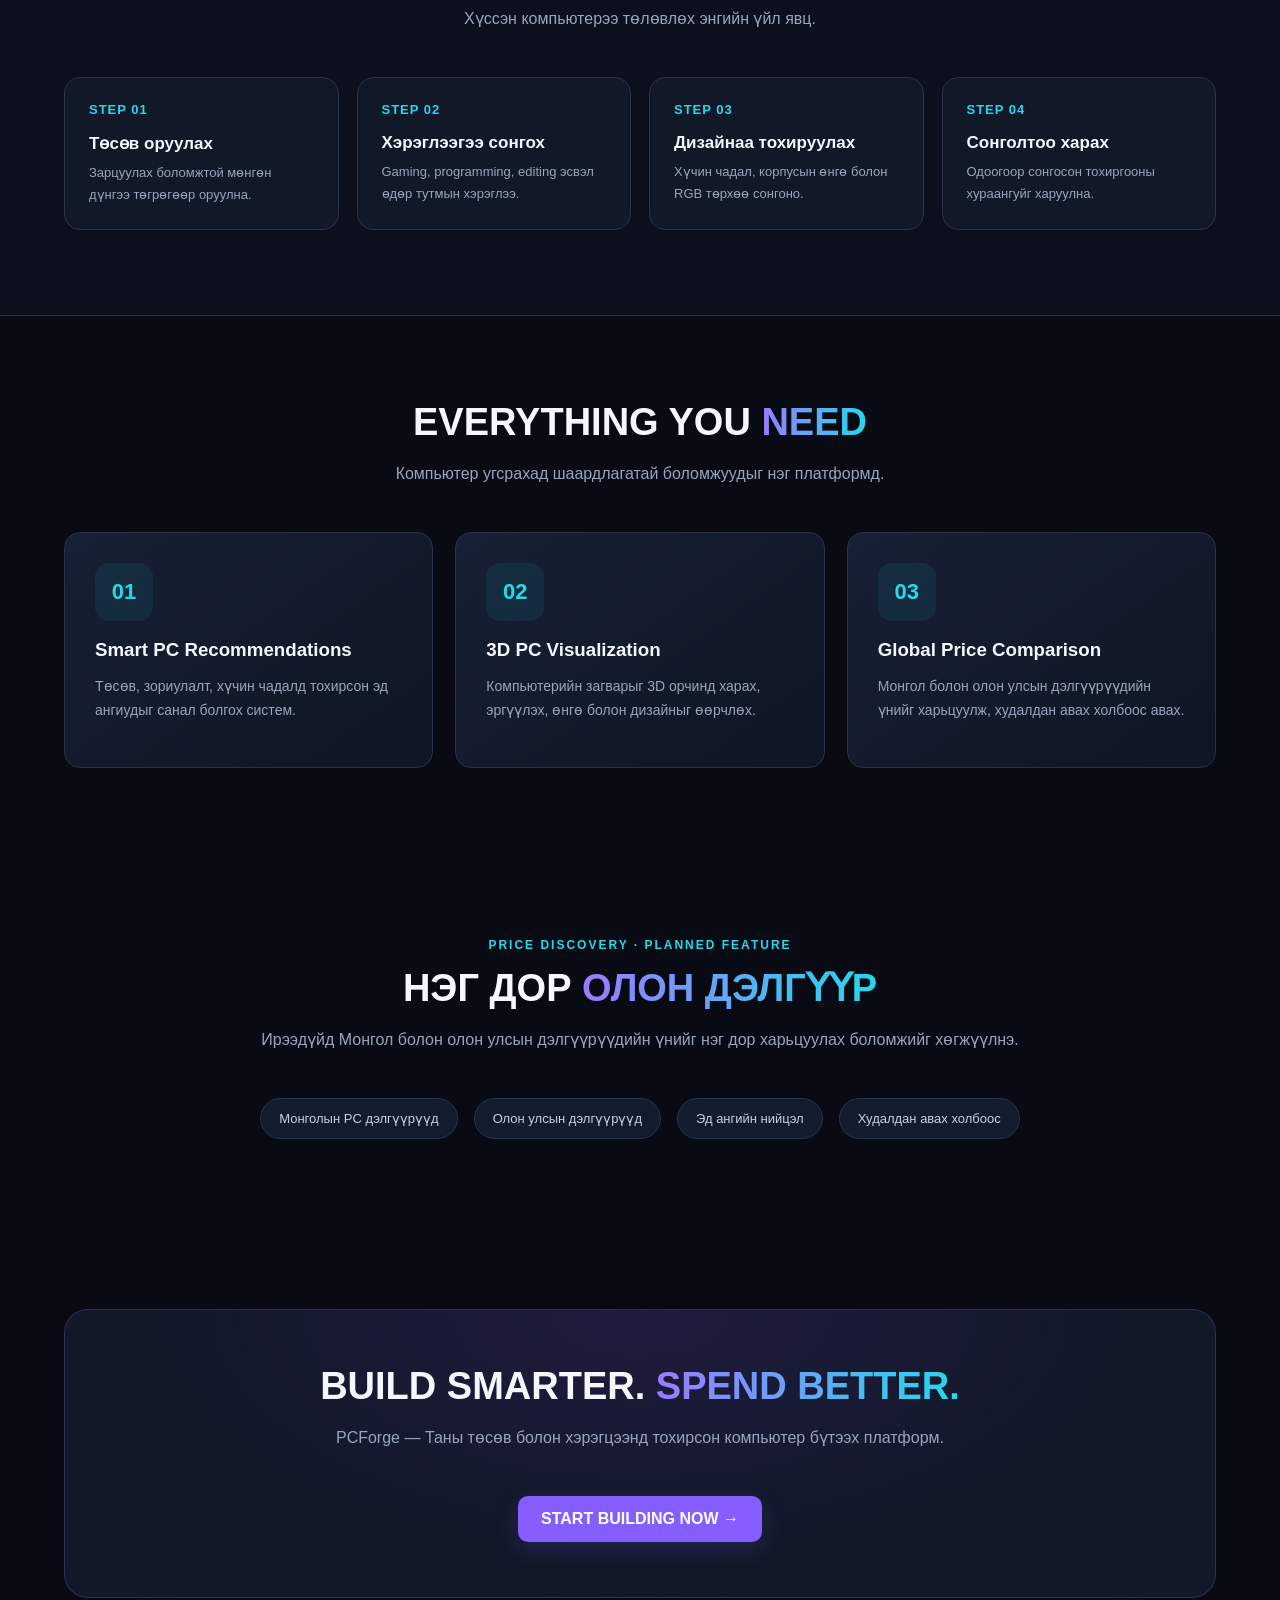
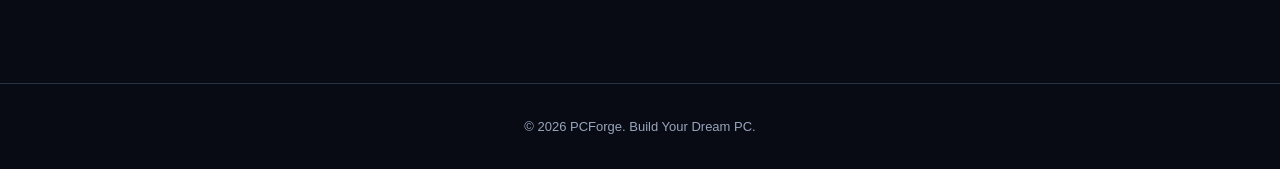
<file: New branch/New_branch_1/PCForge.model_1/index_v3_.html>
<!DOCTYPE html>
<html lang="mn">
<head>
  <meta charset="UTF-8">
  <meta name="viewport" content="width=device-width, initial-scale=1.0">
  <title>PCForge | Build Your Dream PC</title>

  <link rel="stylesheet" href="style.css">
</head>

<body>

  <!-- HEADER -->
  <header>
    <nav class="container">
      <a href="#" class="logo">PC<span>FORGE</span></a>

      <div class="nav-links">
        <a href="#home">Home</a>
        <a href="#builder">PC Builder</a>
        <a href="#how-it-works">How it works</a>
        <a href="#features">Features</a>
        <a href="#about">About</a>
      </div>

      <a href="#builder" class="btn">Start Building</a>
    </nav>
  </header>

  <main>

    <!-- HERO -->
    <section class="hero" id="home">
      <div class="container hero-grid">

        <div>
          <div class="eyebrow">
            YOUR PC. YOUR BUDGET. YOUR DESIGN.
          </div>

          <h1>
            BUILD YOUR
            <span class="gradient">DREAM PC.</span>
          </h1>

          <p>
            Өөрийн төсөв, ашиглах зориулалт,
            хүссэн хүчин чадал болон дизайнаа
            сонгон компьютерээ угсраарай.
            Эд ангиудын үнийг харьцуулж,
            худалдан авах хамгийн тохиромжтой
            сонголтоо олоорой.
          </p>

          <div class="hero-actions">
            <a href="#builder" class="btn">
              BUILD MY PC →
            </a>

            <a href="#features"
               class="btn btn-outline">
              Explore Features
            </a>
          </div>
          <div class="hero-stats"><div class="hero-stat"><strong>Төсөвт тохируулна</strong><span>Уян хатан сонголт</span></div><div class="hero-stat"><strong>Дизайн сонгоно</strong><span>Black / White / RGB</span></div><div class="hero-stat"><strong>Үнийг харьцуулна</strong><span>Ирээдүйн боломж</span></div></div>
        </div>

        <div class="pc-stage">
          <div class="stage-chip">● LIVE DESIGN PREVIEW</div>
          <div class="pc-case rgb" id="pcPreview">
            <div class="glass"></div>
            <div class="fan one"></div>
            <div class="fan two"></div>
            <div class="fan three"></div>
          </div>

          <div class="preview-label">
            Interactive PC Design Preview
            — CSS Prototype
          </div>
        </div>

      </div>
    </section>

    <!-- BUILDER -->
    <section id="builder">
      <div class="container">

        <h2 class="section-title">
          CREATE YOUR <span class="gradient">PC</span>
        </h2>

        <p class="section-subtitle">
          Дараах мэдээллийг оруулснаар
          өөрийн компьютерийн тохиргоог эхлүүлнэ.
        </p>

        <form class="builder" id="builderForm">

          <div class="form-grid">

            <div class="field">
              <label for="budget">
                Your Budget (MNT)
              </label>
              <input
                id="budget"
                type="number"
                min="1"
                placeholder="Жишээ: 3500000"
                required>
            </div>

            <div class="field">
              <label for="purpose">
                Primary Usage
              </label>

              <select id="purpose">
                <option value="Gaming">Gaming</option>
                <option value="Programming">
                  Programming
                </option>
                <option value="Video Editing">
                  Video Editing
                </option>
                <option value="3D Rendering">
                  3D Rendering
                </option>
                <option value="Office">
                  Office / Everyday
                </option>
              </select>
            </div>

            <div class="field">
              <label for="performance">
                Performance Level
              </label>

              <select id="performance">
                <option value="Budget">
                  Budget — Affordable
                </option>
                <option value="Balanced" selected>
                  Balanced — Recommended
                </option>
                <option value="High Performance">
                  High Performance
                </option>
              </select>
            </div>

            <div class="field">
              <label for="color">
                PC Color & Design
              </label>

              <select id="color">
                <option value="Black">Black</option>
                <option value="White">White</option>
                <option value="RGB" selected>
                  RGB Gaming
                </option>
              </select>
            </div>

          </div>

          <button type="submit"
                  class="btn builder-submit">
            GENERATE MY PC →
          </button>

        </form>

        <!-- RESULT -->
        <div id="result">
          <h2>Your PC Configuration</h2>
          <p style="color:var(--muted)">
            Таны сонгосон тохиргоо:
          </p>

          <div class="result-grid">
            <div class="result-item">
              <small>Budget</small>
              <strong id="outBudget"></strong>
            </div>

            <div class="result-item">
              <small>Usage</small>
              <strong id="outPurpose"></strong>
            </div>

            <div class="result-item">
              <small>Performance</small>
              <strong id="outPerformance"></strong>
            </div>

            <div class="result-item">
              <small>Design</small>
              <strong id="outColor"></strong>
            </div>
          </div>

          <p style="color:var(--muted);
                    margin-top:20px">
            Энэ бол эхний загвар.
            Бодит эд ангийн санал, 3D модель,
            үнэ харьцуулалтыг дараагийн
            хөгжүүлэлтээр холбоно.
          </p>
        </div>

      </div>
    </section>

    <!-- HOW IT WORKS -->
    <section class="how-section" id="how-it-works">
      <div class="container">
        <div class="section-kicker">HOW IT WORKS</div>
        <h2 class="section-title">4 АЛХМААР <span class="gradient">PC-ЭЭ БҮТЭЭ</span></h2>
        <p class="section-subtitle">Хүссэн компьютерээ төлөвлөх энгийн үйл явц.</p>
        <div class="steps">
          <div class="step"><div class="step-number">STEP 01</div><h3>Төсөв оруулах</h3><p>Зарцуулах боломжтой мөнгөн дүнгээ төгрөгөөр оруулна.</p></div>
          <div class="step"><div class="step-number">STEP 02</div><h3>Хэрэглээгээ сонгох</h3><p>Gaming, programming, editing эсвэл өдөр тутмын хэрэглээ.</p></div>
          <div class="step"><div class="step-number">STEP 03</div><h3>Дизайнаа тохируулах</h3><p>Хүчин чадал, корпусын өнгө болон RGB төрхөө сонгоно.</p></div>
          <div class="step"><div class="step-number">STEP 04</div><h3>Сонголтоо харах</h3><p>Одоогоор сонгосон тохиргооны хураангуйг харуулна.</p></div>
        </div>
      </div>
    </section>

    <!-- FEATURES -->
    <section id="features">
      <div class="container">

        <h2 class="section-title">
          EVERYTHING YOU <span class="gradient">
            NEED
          </span>
        </h2>

        <p class="section-subtitle">
          Компьютер угсрахад шаардлагатай
          боломжуудыг нэг платформд.
        </p>

        <div class="features">

          <div class="feature-card">
            <div class="feature-icon">01</div>
            <h3>Smart PC Recommendations</h3>
            <p>
              Төсөв, зориулалт, хүчин чадалд
              тохирсон эд ангиудыг санал
              болгох систем.
            </p>
          </div>

          <div class="feature-card">
            <div class="feature-icon">02</div>
            <h3>3D PC Visualization</h3>
            <p>
              Компьютерийн загварыг 3D
              орчинд харах, эргүүлэх,
              өнгө болон дизайныг өөрчлөх.
            </p>
          </div>

          <div class="feature-card">
            <div class="feature-icon">03</div>
            <h3>Global Price Comparison</h3>
            <p>
              Монгол болон олон улсын
              дэлгүүрүүдийн үнийг харьцуулж,
              худалдан авах холбоос авах.
            </p>
          </div>

        </div>

      </div>
    </section>

    <!-- MARKETPLACE PREVIEW -->
    <section id="marketplaces">
      <div class="container">
        <div class="section-kicker">PRICE DISCOVERY · PLANNED FEATURE</div>
        <h2 class="section-title">НЭГ ДОР <span class="gradient">ОЛОН ДЭЛГҮҮР</span></h2>
        <p class="section-subtitle">Ирээдүйд Монгол болон олон улсын дэлгүүрүүдийн үнийг нэг дор харьцуулах боломжийг хөгжүүлнэ.</p>
        <div class="market-strip"><span class="market-pill">Монголын PC дэлгүүрүүд</span><span class="market-pill">Олон улсын дэлгүүрүүд</span><span class="market-pill">Эд ангийн нийцэл</span><span class="market-pill">Худалдан авах холбоос</span></div>
      </div>
    </section>

    <!-- ABOUT -->
    <section id="about">
      <div class="container" style="text-align:center"><div class="about-panel">
        <h2 class="section-title">
          BUILD SMARTER.
          <span class="gradient">SPEND BETTER.</span>
        </h2>

        <p class="section-subtitle">
          PCForge — Таны төсөв болон
          хэрэгцээнд тохирсон компьютер
          бүтээх платформ.
        </p>

        <a href="#builder" class="btn">
          START BUILDING NOW →
        </a>
      </div></div>
    </section>

  </main>

  <!-- FOOTER -->
  <footer>
    <div class="container">
      © 2026 PCForge.
      Build Your Dream PC.
    </div>
  </footer>

  <script src="script.js"></script>

</body>
</html>
</file>
<file: New branch/New_branch_1/PCForge.model_1/style.css>
:root {
      --bg: #080b13;
      --card: #111827;
      --border: #293347;
      --text: #f5f7ff;
      --muted: #98a5bc;
      --primary: #865dff;
      --cyan: #23d9eb;
    }

    * {
      box-sizing: border-box;
    }

    html {
      scroll-behavior: smooth;
    }

    body {
      margin: 0;
      background: var(--bg);
      color: var(--text);
      font-family: Arial, sans-serif;
    }

    a {
      color: inherit;
      text-decoration: none;
    }

    button, input, select {
      font: inherit;
    }

    button {
      cursor: pointer;
    }

    .container {
      max-width: 1200px;
      margin: auto;
      padding: 0 24px;
    }

    /* NAVIGATION */

    header {
      border-bottom: 1px solid var(--border);
      background: rgba(8,11,19,.95);
      position: sticky;
      top: 0;
      z-index: 100;
    }

    nav {
      min-height: 76px;
      display: flex;
      align-items: center;
      justify-content: space-between;
      gap: 20px;
    }

    .logo {
      font-size: 25px;
      font-weight: 900;
      letter-spacing: -1px;
    }

    .logo span {
      color: var(--cyan);
    }

    .nav-links {
      display: flex;
      gap: 30px;
      color: var(--muted);
      font-size: 14px;
    }

    .nav-links a:hover {
      color: white;
    }

    .btn {
      border: 0;
      border-radius: 10px;
      padding: 14px 23px;
      background: var(--primary);
      color: white;
      font-weight: bold;
      display: inline-block;
      transition: .2s;
    }

    .btn:hover {
      background: #9b7aff;
      transform: translateY(-2px);
    }

    .btn-outline {
      background: transparent;
      border: 1px solid #46536b;
    }

    /* HERO */

    .hero {
      padding: 100px 0;
      background:
        radial-gradient(ellipse at 75% 45%,
        rgba(96,56,210,.18), transparent 55%);
    }

    .hero-grid {
      display: grid;
      grid-template-columns: 1fr 1fr;
      align-items: center;
      gap: 55px;
    }

    .eyebrow {
      color: var(--cyan);
      text-transform: uppercase;
      letter-spacing: 2px;
      font-size: 12px;
      font-weight: bold;
    }

    h1 {
      font-size: clamp(42px, 5vw, 68px);
      line-height: 1.1;
      letter-spacing: -2px;
      margin: 20px 0;
    }

    .gradient {
      background: linear-gradient(90deg,
        #9b7aff, #23d9eb);
      -webkit-background-clip: text;
      background-clip: text;
      color: transparent;
    }

    .hero p {
      color: var(--muted);
      line-height: 1.8;
      font-size: 16px;
      max-width: 510px;
    }

    .hero-actions {
      display: flex;
      gap: 14px;
      flex-wrap: wrap;
      margin-top: 30px;
    }

    /* COMPUTER PREVIEW */

    .pc-stage {
      position: relative;
      min-height: 450px;
      display: grid;
      place-items: center;
      border-radius: 24px;
      border: 1px solid var(--border);
      background: radial-gradient(circle,
        #1c2444, #0c111d 75%);
      overflow: hidden;
    }

    .pc-case {
      width: 230px;
      height: 350px;
      position: relative;
      border: 8px solid #252d3b;
      border-radius: 15px;
      background: linear-gradient(120deg,
        #19243c, #0a0e17);
      box-shadow:
        20px 25px 50px #0009,
        inset 0 0 35px #7450ff22;
      transform: perspective(700px)
        rotateY(-18deg);
      transition: .4s;
    }

    .pc-case:hover {
      transform: perspective(700px)
        rotateY(0deg);
    }

    .pc-case.white {
      border-color: #d6dce7;
      background: linear-gradient(120deg,
        #68768c, #e6ebf4);
    }

    .glass {
      position: absolute;
      inset: 15px 12px;
      border: 1px solid #8a9bb955;
      border-radius: 8px;
      background: #080e1c99;
    }

    .fan {
      position: absolute;
      width: 76px;
      height: 76px;
      border-radius: 50%;
      border: 6px solid var(--cyan);
      box-shadow: 0 0 22px var(--cyan);
      background: radial-gradient(circle,
        #17233c 20%, #07101e 65%);
    }

    .fan.one {
      top: 30px;
      left: 60px;
    }

    .fan.two {
      top: 125px;
      left: 60px;
    }

    .fan.three {
      top: 220px;
      left: 60px;
    }

    .pc-case.rgb .fan {
      animation: rgb 4s linear infinite;
    }

    @keyframes rgb {
      0% { border-color: #23d9eb; }
      33% { border-color: #865dff; }
      66% { border-color: #ff43bd; }
      100% { border-color: #23d9eb; }
    }

    .preview-label {
      position: absolute;
      bottom: 20px;
      color: var(--muted);
      font-size: 12px;
      text-align: center;
      padding: 0 15px;
    }

    /* BUILDER */

    section {
      padding: 85px 0;
    }

    .section-title {
      text-align: center;
      font-size: 38px;
      margin: 0 0 15px;
    }

    .section-subtitle {
      text-align: center;
      color: var(--muted);
      margin-bottom: 45px;
      line-height: 1.7;
    }

    .builder {
      background: var(--card);
      border: 1px solid var(--border);
      border-radius: 20px;
      padding: 35px;
      max-width: 900px;
      margin: auto;
    }

    .form-grid {
      display: grid;
      grid-template-columns: 1fr 1fr;
      gap: 25px;
    }

    .field {
      display: flex;
      flex-direction: column;
      gap: 10px;
    }

    .field label {
      font-weight: bold;
      font-size: 14px;
    }

    input, select {
      width: 100%;
      background: #090e1a;
      color: white;
      border: 1px solid #374158;
      border-radius: 9px;
      padding: 15px;
      outline: none;
    }

    input:focus, select:focus {
      border-color: var(--primary);
    }

    .builder-submit {
      width: 100%;
      margin-top: 28px;
      font-size: 16px;
    }

    /* FEATURES */

    .features {
      display: grid;
      grid-template-columns: repeat(3, 1fr);
      gap: 22px;
    }

    .feature-card {
      border: 1px solid var(--border);
      background: var(--card);
      padding: 30px;
      border-radius: 16px;
    }

    .feature-icon {
      font-size: 35px;
      margin-bottom: 18px;
      color: var(--cyan);
    }

    .feature-card h3 {
      margin: 0 0 12px;
    }

    .feature-card p {
      color: var(--muted);
      line-height: 1.7;
      font-size: 14px;
    }

    /* RESULT */

    #result {
      display: none;
      max-width: 900px;
      margin: 25px auto 0;
      border: 1px solid #4d427e;
      background: #17172b;
      padding: 30px;
      border-radius: 16px;
    }

    .result-grid {
      display: grid;
      grid-template-columns: 1fr 1fr;
      gap: 15px;
      margin-top: 20px;
    }

    .result-item {
      padding: 15px;
      border: 1px solid var(--border);
      border-radius: 10px;
    }

    .result-item small {
      display: block;
      color: var(--muted);
      margin-bottom: 8px;
    }

    /* FOOTER */

    footer {
      border-top: 1px solid var(--border);
      padding: 35px 0;
      color: var(--muted);
      text-align: center;
      font-size: 13px;
    }

    @media (max-width: 800px) {
      .hero-grid,
      .form-grid,
      .features,
      .result-grid {
        grid-template-columns: 1fr;
      }

      .nav-links {
        display: none;
      }

      .hero {
        padding: 55px 0;
      }

      .pc-stage {
        min-height: 420px;
      }

      .builder {
        padding: 22px;
      }

      .section-title {
        font-size: 30px;
      }
    }

    /* POLISHED DESIGN EXTENSIONS */
    body { font-family: Inter, 'Segoe UI', Arial, sans-serif; background: #080b13; }
    ::selection { background:#7454d6; color:#fff; }
    header { backdrop-filter: blur(18px); -webkit-backdrop-filter:blur(18px); }
    .logo { display:inline-flex; align-items:center; gap:0; }
    .nav-links a { position:relative; transition:color .2s; }
    .nav-links a::after { content:''; position:absolute; bottom:-9px; left:0; width:0; height:2px; background:var(--cyan); transition:width .2s; }
    .nav-links a:hover::after { width:100%; }
    .btn { box-shadow:0 8px 24px #865dff28; }
    .btn:focus-visible, a:focus-visible, input:focus-visible, select:focus-visible { outline:2px solid var(--cyan); outline-offset:3px; }
    .hero { position:relative; isolation:isolate; }
    .hero::before { content:''; position:absolute; inset:0; z-index:-1; opacity:.18; background-image:linear-gradient(#8393bf20 1px,transparent 1px),linear-gradient(90deg,#8393bf20 1px,transparent 1px); background-size:46px 46px; mask-image:linear-gradient(to bottom,#000,transparent); }
    .hero h1 { text-wrap:balance; }
    .hero-stats { display:flex; flex-wrap:wrap; gap:22px; margin-top:36px; }
    .hero-stat { border-left:2px solid var(--primary); padding-left:13px; }
    .hero-stat strong { display:block; font-size:18px; }
    .hero-stat span { display:block; color:var(--muted); font-size:12px; margin-top:5px; }
    .pc-stage { box-shadow:0 30px 90px #0006, inset 0 0 60px #5b42ac15; }
    .pc-stage::before { content:''; position:absolute; width:340px; height:340px; border-radius:50%; background:#875aff30; filter:blur(75px); }
    .pc-case { z-index:1; }
    .pc-case::after { content:''; position:absolute; top:15px; right:5px; width:4px; height:290px; background:linear-gradient(transparent,#7b67ff,transparent); opacity:.7; }
    .fan { display:grid; place-items:center; }
    .fan::after { content:'✦'; color:#e7faff; font-size:25px; text-shadow:0 0 12px #23d9eb; }
    .stage-chip { position:absolute; z-index:3; top:20px; left:20px; padding:9px 13px; border:1px solid #ffffff22; background:#101827cc; border-radius:30px; color:#b8f6ff; font-size:11px; letter-spacing:1px; }
    .section-kicker { text-align:center; color:var(--cyan); font-size:12px; font-weight:800; letter-spacing:2px; margin-bottom:14px; }
    .builder { box-shadow:0 25px 75px #0005; background:linear-gradient(135deg,#151e30,#0d1422); }
    .field label { color:#dce5f6; }
    input,select { transition:border-color .2s,box-shadow .2s; }
    input:focus,select:focus { box-shadow:0 0 0 4px #865dff22; }
    .feature-card { transition:transform .25s,border-color .25s,box-shadow .25s; background:linear-gradient(145deg,#172034,#0e1523); }
    .feature-card:hover { transform:translateY(-7px); border-color:#865dff88; box-shadow:0 18px 42px #0005; }
    .feature-icon { display:inline-grid; place-items:center; width:58px; height:58px; border-radius:14px; background:#23d9eb13; font-weight:900; font-size:22px; }
    .how-section { background:#0b101c; border-block:1px solid var(--border); }
    .steps { display:grid; grid-template-columns:repeat(4,1fr); gap:18px; }
    .step { border:1px solid var(--border); background:#111827; padding:24px; border-radius:16px; }
    .step-number { color:var(--cyan); font-size:13px; font-weight:800; letter-spacing:1px; }
    .step h3 { font-size:17px; margin:16px 0 8px; }
    .step p { color:var(--muted); line-height:1.65; font-size:13px; margin:0; }
    .market-strip { display:flex; justify-content:center; align-items:center; gap:16px; flex-wrap:wrap; margin-top:32px; }
    .market-pill { padding:12px 18px; background:#131c2c; border:1px solid var(--border); border-radius:100px; color:#c5d1e6; font-size:13px; }
    .about-panel { padding:55px 25px; border:1px solid #7456b455; border-radius:24px; background:radial-gradient(ellipse at top,#43277c45,transparent 65%),#111827; }
    #result { box-shadow:0 20px 50px #0006; }
    .result-item { background:#ffffff05; }
    @media(max-width:900px) { .steps { grid-template-columns:repeat(2,1fr); } }
    @media(max-width:600px) { .steps { grid-template-columns:1fr; } .hero-stats { gap:15px; } .pc-stage { min-height:400px; } .hero-actions .btn { text-align:center; } .about-panel { padding:38px 18px; } .container { padding:0 18px; } }
    @media(prefers-reduced-motion:reduce) { *,*::before,*::after { animation-duration:.01ms!important; transition-duration:.01ms!important; scroll-behavior:auto!important; } }
</file>
